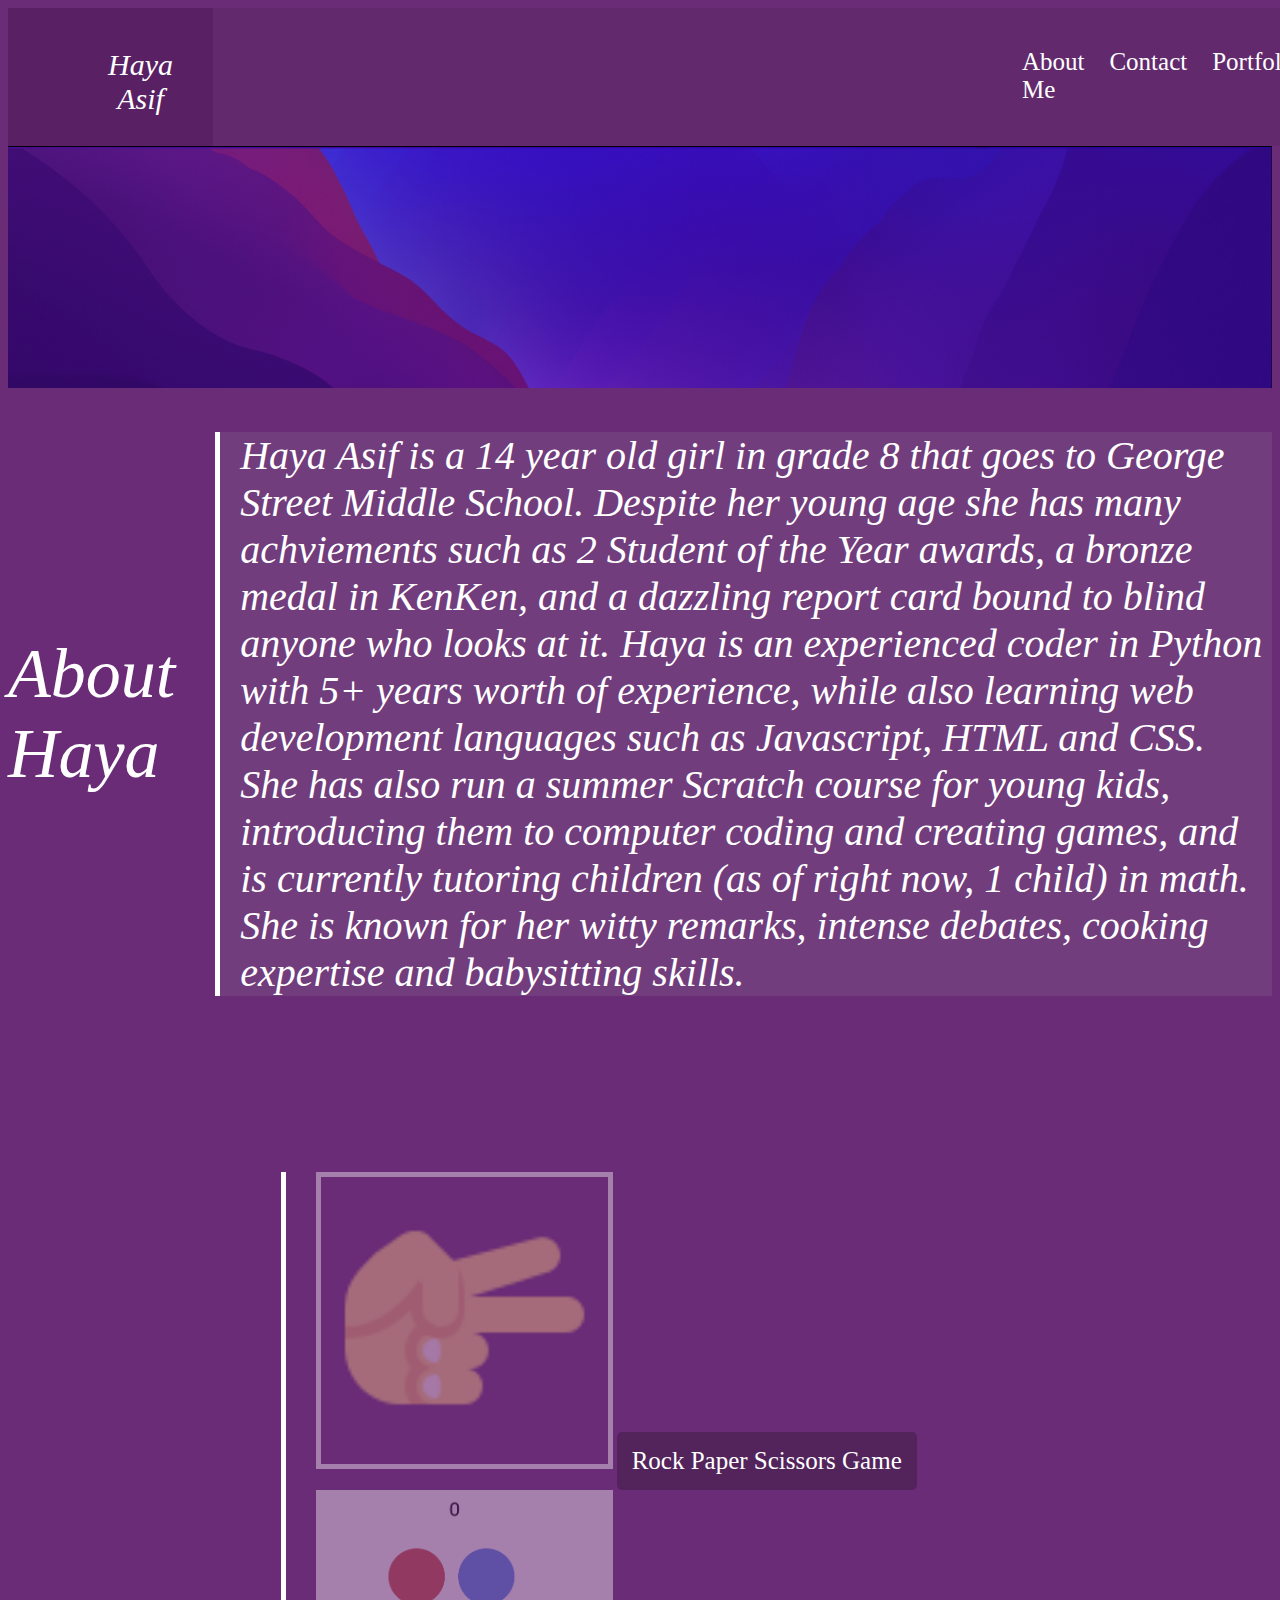
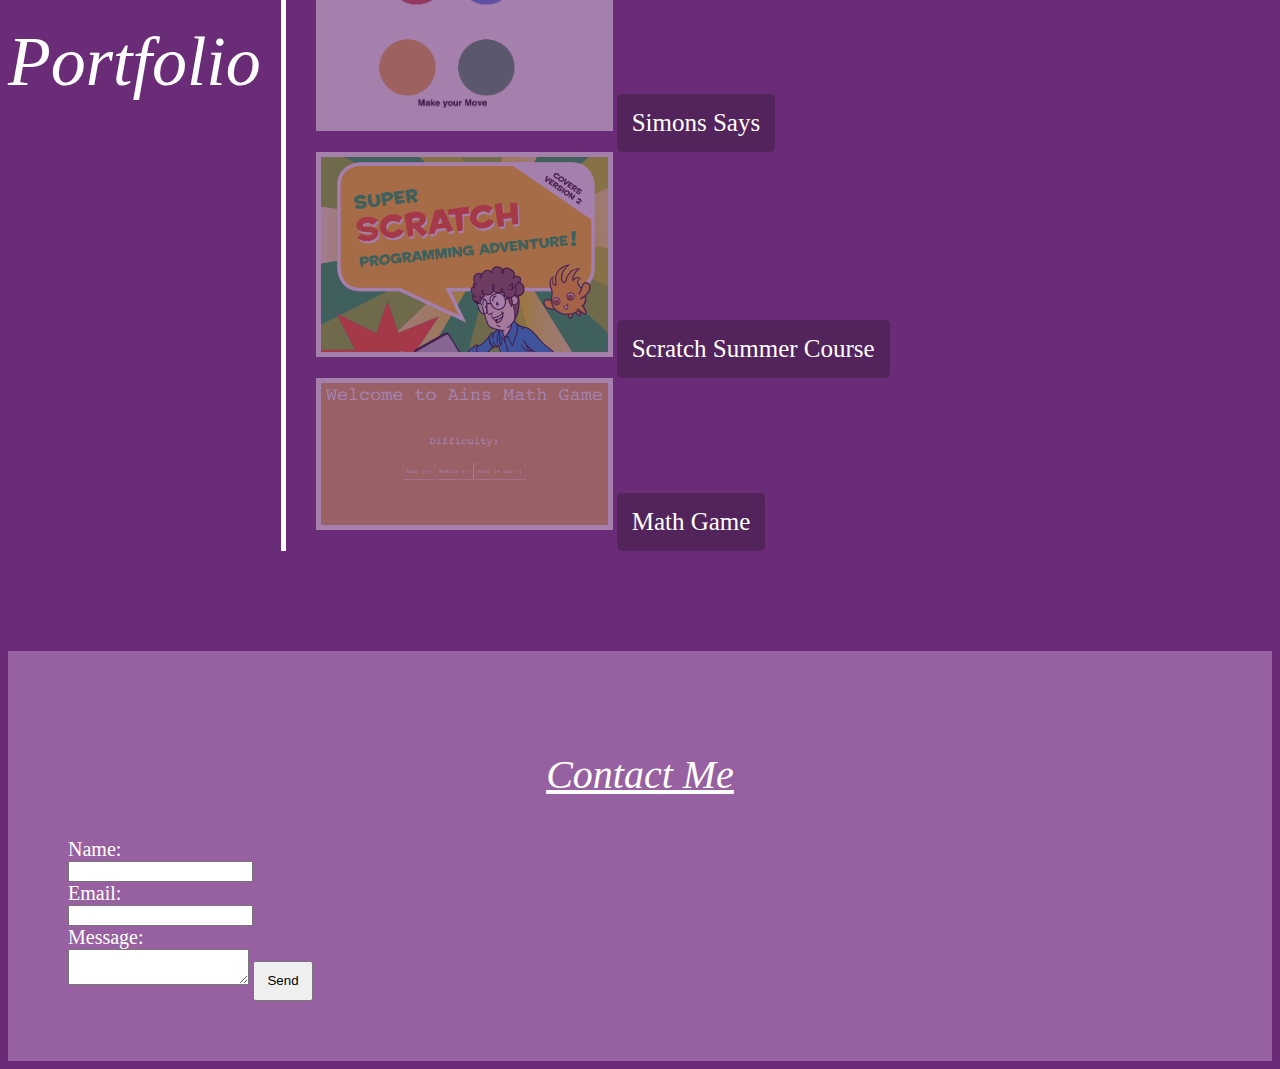
<file: index.html>
<!DOCTYPE html>
<html lang="en">
<head>
    <meta charset="UTF-8">
    <meta name="viewport" content="width=device-width, initial-scale=1.0">
    <link rel="stylesheet" href="portfolio-styles.css">
    <title>Haya's Portfolio</title>
</head>
<body>
    
    <div id = "title">

        <div class="namecon">
            <p class="name">Haya Asif</p>
        </div>

        <div id="aboutme">
            <a href="#profile">About Me</a>
        </div>
         
        <div id="contact">
            <a href="#ccontact">Contact</a>   
        </div>
         
        <div id="portfolio">
            <a href="#mywork">Portfolio</a>   
        </div>

    </div>

    <img src="./assets/background.png" alt="purple and pink wavy background">



    <div class="categories">
        <div id="profile" class="subject">
            <p>About Haya</p>
        </div>
            <p class="text">Haya Asif is a 14 year old girl in grade 8 that goes to George Street Middle School. Despite her young age she has many achviements such as 2 Student of the Year awards, a bronze medal in KenKen, and a dazzling report card bound to blind anyone who looks at it. Haya is an experienced coder in Python with 5+ years worth of experience, while also learning web development languages such as Javascript, HTML and CSS. She has also run a summer Scratch course for young kids, introducing them to computer coding and creating games, and is currently tutoring children (as of right now, 1 child) in math. She is known for her witty remarks, intense debates, cooking expertise and babysitting skills.</p>
    </div>

<br>
<br>

    <div class="categories">
        <div id="mywork" class="subject">
            <p>Portfolio</p>
        </div>

        <div class="work">

            <div id="job1">
                <img class="img" src="./assets/scissors.png" alt="scissors">
                <a class="project" href="http://127.0.0.1:5500/RockPaperScissors/index.html">Rock Paper Scissors Game</a>

            </div>

            <div id="job2">
                <img class="img" src="./assets/simonsays.png" alt="simon says game">
                <a class="project"  href="http://127.0.0.1:5500/SimonSays/index.html">Simons Says</a>

            </div>

            <div id="job3">
                <img class="img" src="./assets/scratch.png" alt="scratch poster">
                <a class="project"  href="http://scratch.mit.edu">Scratch Summer Course</a>

            </div>

            <div id="job4">
                <img class="img" src="./assets/mathgame.png" alt="Math Game">
                <a class="project"  href="http://127.0.0.1:5500/MathGame/index.html">Math Game</a>

            </div>

        </div>     

    </div>


    <div id="ccontact">
        <p id="info">Contact Me</p>
        <form action="#" method="post">
            <label for="name">Name: </label>
            <input type="text" id="name" name="name" required>

            <label for="email">Email: </label>
            <input type="email" id="email" name="email" required>
            
            <label for="message">Message: </label>
            <textarea name="message" id="message" required></textarea>

            <input id="btn" type="submit" value="Send">

        </form>
    </div>

</body>
</html>
</file>
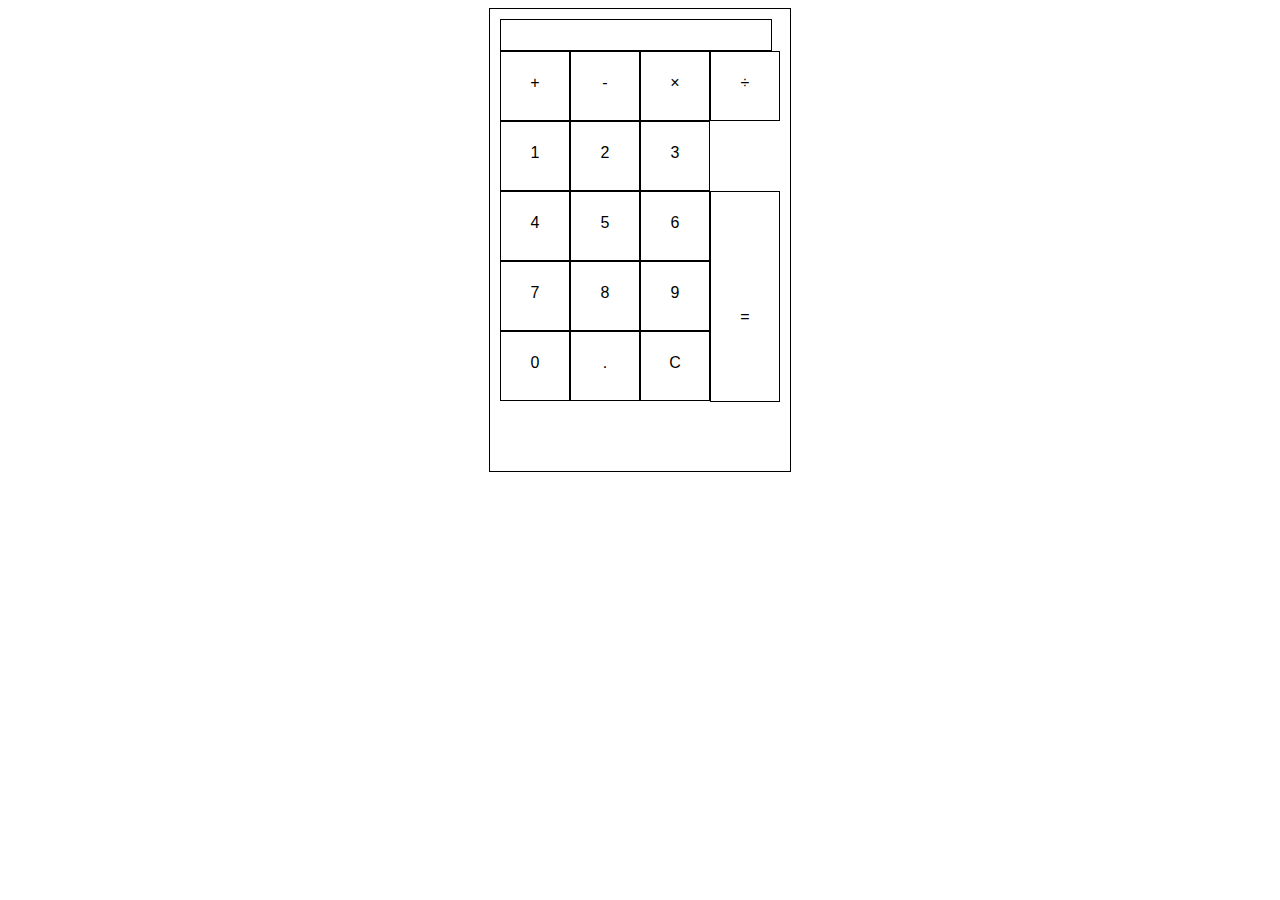
<file: Calculator/index.html>
<!DOCTYPE html>
<html lang="en">
<head>
    <meta charset="UTF-8">
    <meta name="viewport" content="width=device-width, initial-scale=1.0">
    <link rel="stylesheet" href="styles.css">
    <title>Calculator</title>
</head>
<body>
    <div id="calculator">
    <div id="bar">
        
    </div> 
    <div class="parent"> 

        <div class="operations" id="plus">
            <p>+</p>
        </div> 
        <div class="operations"> 
            <p>-</p>
        </div> 
        <div class="operations"> 
            <p>×</p>
        </div> 
        <div class="operations">
            <p>÷</p> 
        </div> 
        <div class="options">
            <p>1</p>
        </div> 
        <div class="options"> 
            <p>2</p>
        </div> 
        <div class="options"> 
            <p>3</p>
        </div> 
        <div class="space"> 
            <p> </p>
        </div> 
        <div class="options"> 
            <p>4</p>
        </div> 
        <div class="options"> 
            <p>5</p>
        </div> 
        <div class="options"> 
            <p>6</p>
        </div> 
        <div class="equals"> 
            <p>=</p>
        </div> 
        <div class="options"> 
            <p>7</p>
        </div> 
        <div class="options"> 
            <p>8</p>
        </div> 
        <div class="options">
            <p>9</p> 
        </div> 
        <div class="space"> 
            <p> </p>
        </div> 
        <div class="options"> 
            <p>0</p>
        </div>
        <div class="options"> 
            <p>.</p>
        </div>
        <div class="options"> 
            <p>C</p>
        </div>

    </div> 
    </div>
    <script src="calculator.js"></script>

</body>
</html>
</file>
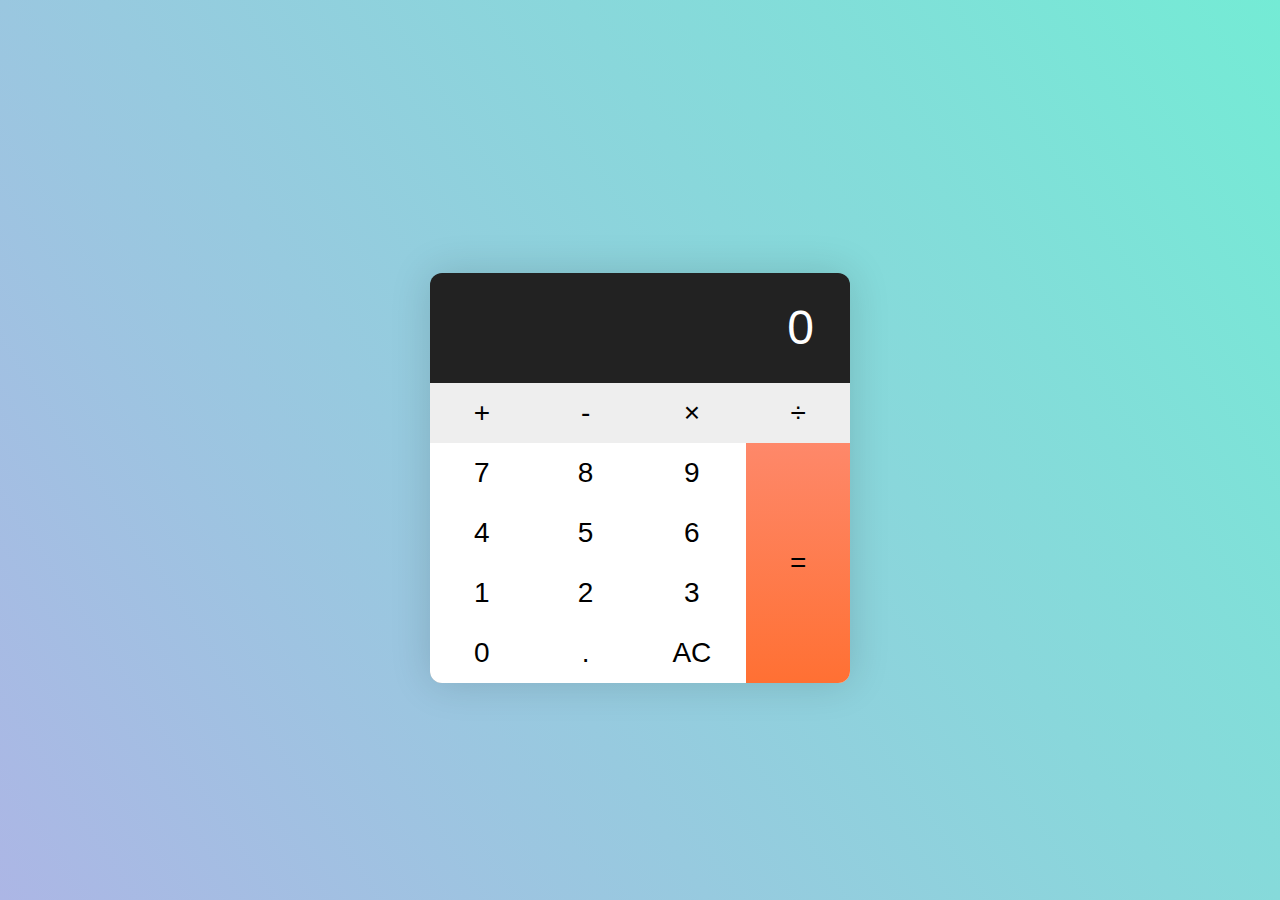
<file: calculatorattempt2/index.html>
<!DOCTYPE html>
<html lang="en">
<head>
    <meta charset="UTF-8">
    <meta name="viewport" content="width=device-width, initial-scale=1.0">
    <link rel="stylesheet" href="styles.css">
    <title>Document</title>
</head>
<body>
    <div class="calculator">
        <div class="calculator_display">0</div>
        <div class="calculator_keys">
            <button class="key-operator" data-action="add">+</button>
            <button class="key-operator" data-action="subtract">-</button>
            <button class="key-operator" data-action="multiply">&times;</button>
            <button class="key-operator" data-action="divide">÷</button>
            <button>7</button>
            <button>8</button>
            <button>9</button>
            <button>4</button>
            <button>5</button>
            <button>6</button>
            <button>1</button>
            <button>2</button>
            <button>3</button>
            <button>0</button>
            <button data-action="decimal">.</button>
            <button data-action="clear">AC</button>
            <button class="key-equal" data-action="calculate">=</button>
            

        </div>
    </div>
    <script src="app.js"></script>
</body>
</html>
</file>
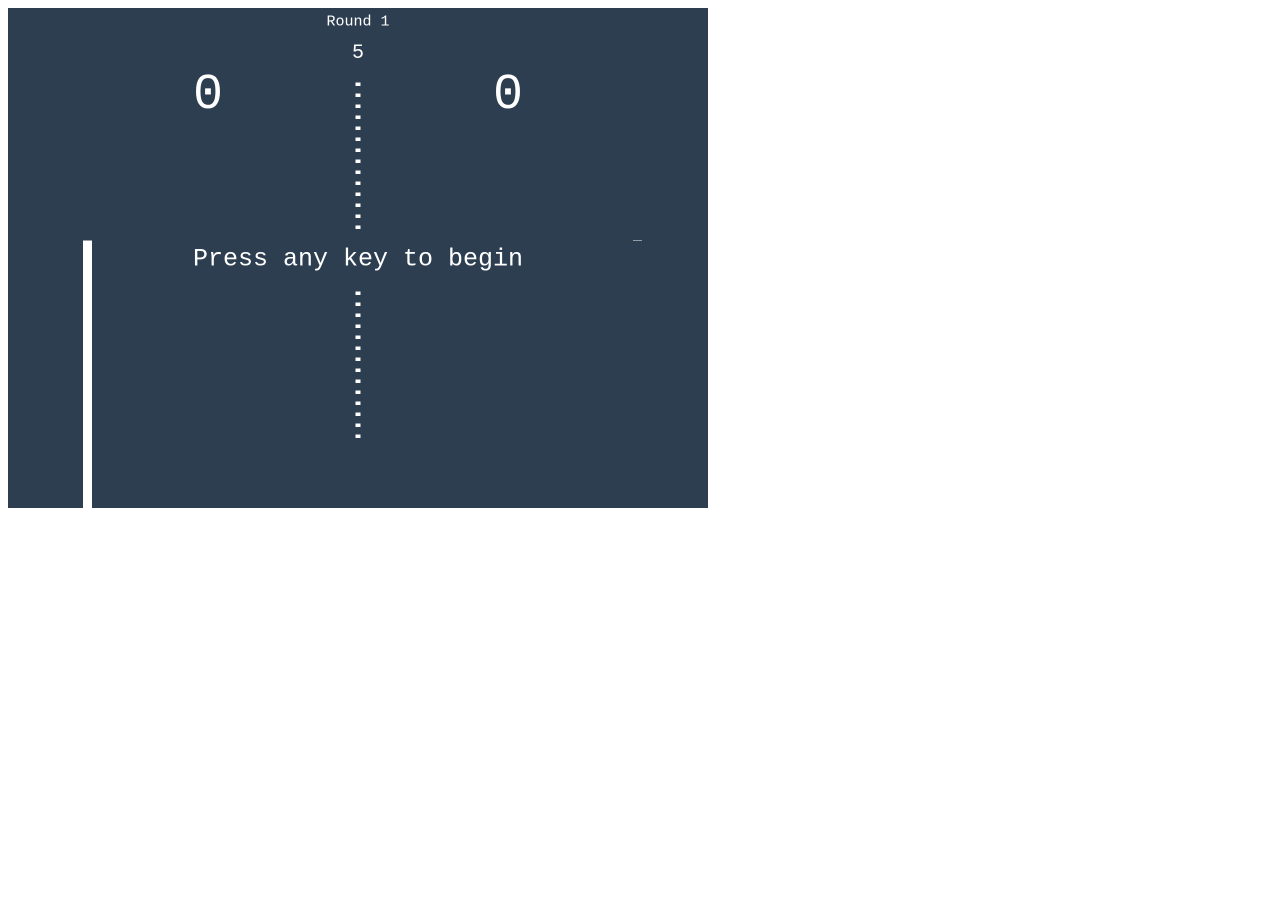
<file: CodeReview/index.html>
<!DOCTYPE html>
<html lang="en">
<head>
    <meta charset="UTF-8">
    <meta name="viewport" content="width=device-width, initial-scale=1.0">
    <title>Document</title>
</head>
<body>
    <canvas></canvas>
    <script src="pong.js"></script>
</body>
</html>
</file>
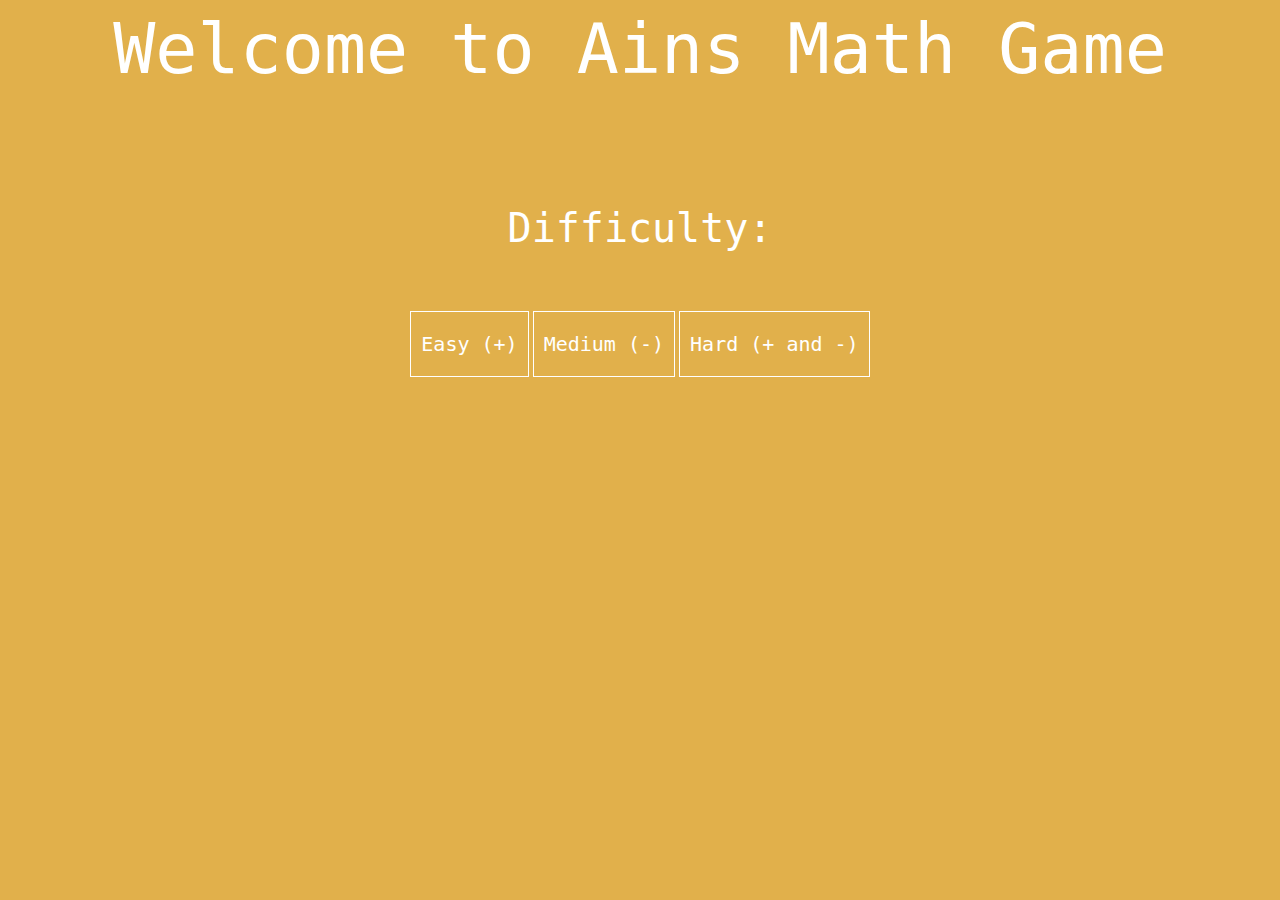
<file: MathGame/index.html>
<html>
    <head>
        <meta charset="UTF-8">
        <title>Ain's Math Game</title>
        <link rel="stylesheet" href="game.css">
    </head>
    <body onload="hide()">
        <div class="title">
            <p>Welcome to Ains Math Game</p>
        </div>
        <div id="result">
            <p>You completed the quiz! Here are your results: </p>
            <ol>
                <li id="1"></li>
                <li id="2"></li>
                <li id="3"></li>
                <li id="4"></li>
                <li id="5"></li>
                <li id="6"></li>
                <li id="7"></li>
                <li id="8"></li>
                <li id="9"></li>
                <li id="10"></li>
                <li id="11"></li>
                <li id="12"></li>
                <li id="13"></li>
                <li id="14"></li>
                <li id="15"></li>
            </ol>
            <p id="percentage">hello</p>
        </div>
        <div id="quiz" class="quiz">
            <div id="progress">
                <p>1/15</p>
            </div>
            <div class="question">
                <p id="question">27 + 8 = ?</p>
            </div>
            <div class="answerbox">
                <input type="number" id="answer" placeholder="Enter your Answer" style="height: 1cm;">
            </div>
            <div class="submit" id="submit">
                <p >Submit</p>
            </div>
        </div>
        
        <div id = "choices">
            <div class="difficulty">
                <p>Difficulty:</p>
            </div>
            <div id="easy" class="buttons">
                <p>Easy (+)</p>
            </div>
            <div id="medium" class="buttons">
                <p>Medium (-)</p>
            </div>
            <div id="hard" class="buttons">
                <p>Hard (+ and -)</p>
            </div>
        </div>
        <div class="space">
            <p>space</p>
        </div>
        <script src="math-game.js"></script>
        
    </body>
</html>
</file>
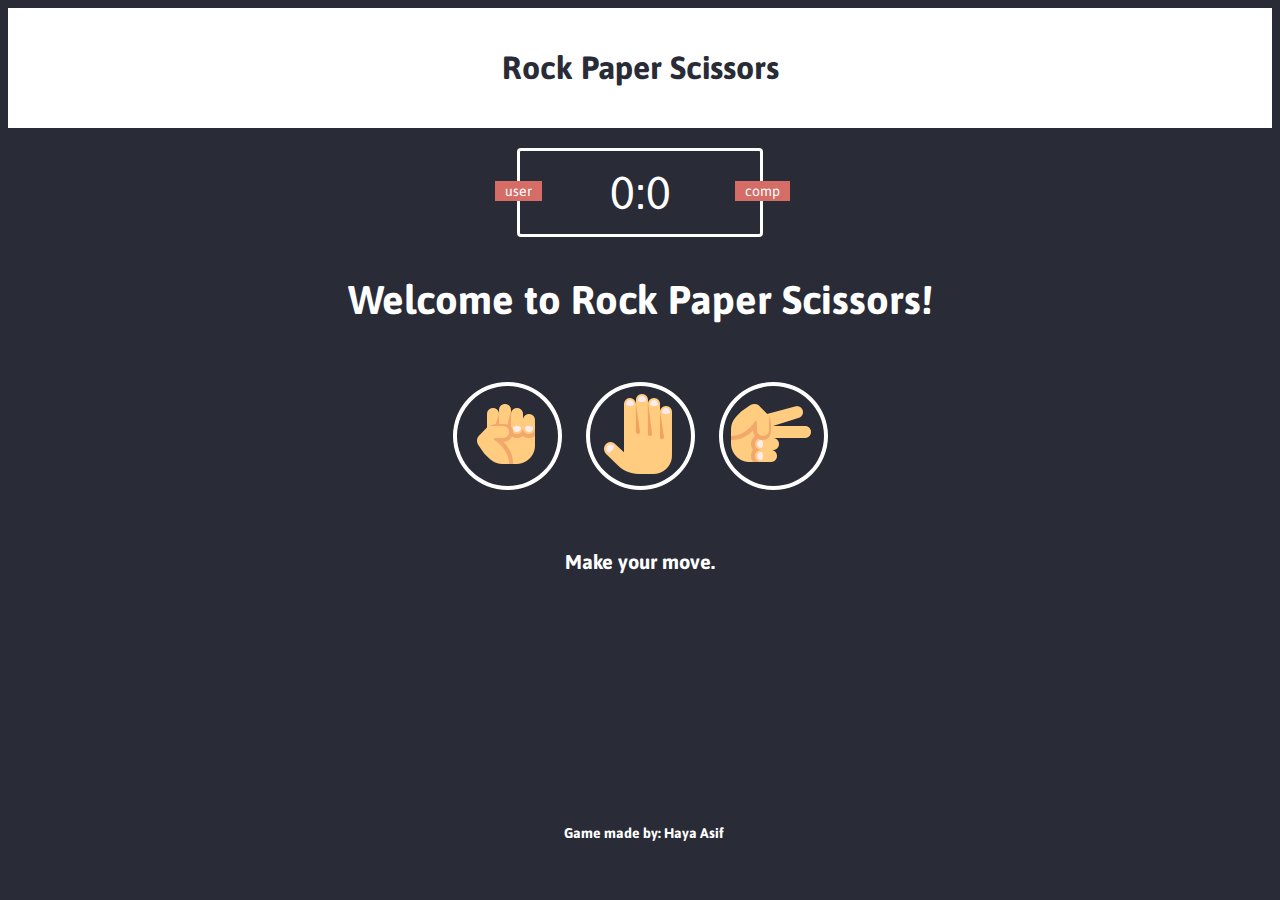
<file: RockPaperScissors/index.html>
<!DOCTYPE html>
<html lang="en">
<head>
    <meta charset="UTF-8">
    <title>Rock Paper Scissors Game</title>
    <link rel="stylesheet" href="rps-styles.css">
    
</head>
<body>
<header>
    <h1>Rock Paper Scissors</h1>
</header>

<div class="score-board" >
<div id="user-label" class="badge">user</div>
<div id = "computer-label" class="badge">comp</div>
<span id= "user-score">0</span>:<span id= "computer-score">0</span>
</div>
<div class="result" id= "result">
    <p>Welcome to Rock Paper Scissors!</p>
</div>
<div class= credit id= credit>
    <h1>Game made by: Haya Asif</h1>
</div>

<div class="choices">
    <div class="choice" id="Rock">
        <img src="images/rock.png" alt="">
    </div>
    <div class="choice" id="Paper">
        <img src="images/paper.png" alt="">
    </div>
    <div class="choice" id="Scissors">
        <img src="images/scissors.png" alt="">
    </div>
</div>

<p id="action-message"> Make your move.</p>
<script src="rps-app.js"></script>
</body>
</html>
</file>
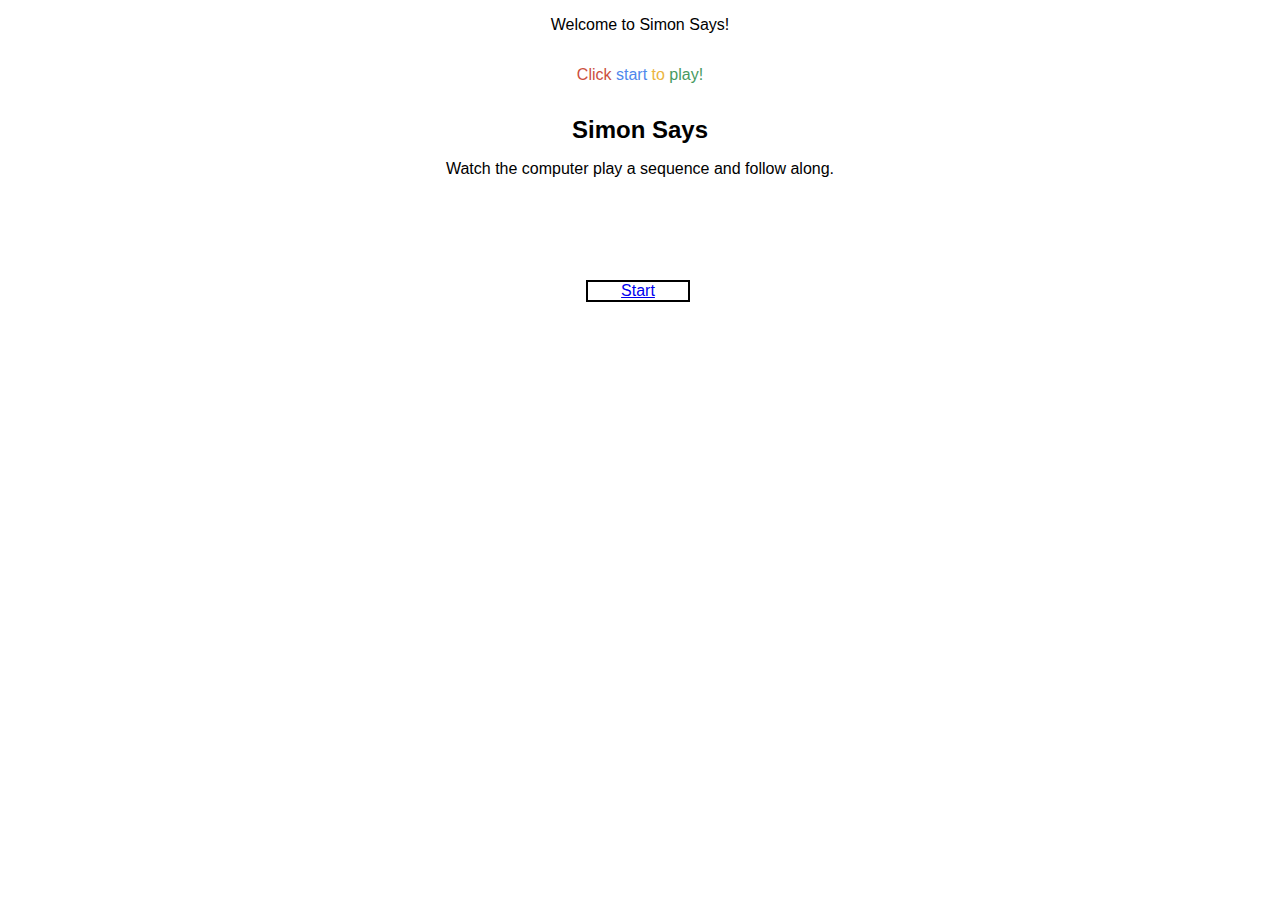
<file: SimonSays/index.html>
<!DOCTYPE html>
<html lang="en">
<head>
    <meta charset="UTF-8">
    <title>Simon Says Game</title>
    <link rel="stylesheet" href="start.css">
</head>
<body>
<header>
    <div id= "welcomeMessage">
        <p>Welcome to Simon Says!</p> 
    </div>
    <div id= "words" class= "words">
        <div id="word1" class= "word1">
            <p>Click</p>
        </div>
        <div id="word2" class= "word2">
            <p>start</p>
        </div>
        <div id="word3" class= "word3">
            <p>to</p>
        </div>
        <div id="word4" class= "word4">
            <p>play!</p>
        </div>
    </div>
    <h1 id= "simon">Simon Says</h1>
    <div id= "start" class= "start">
        <a href = 'game.html'>Start</a> 
    </div>
    <div id= "instructions">
        <p>Watch the computer play a sequence and follow along.</p>
    </div>
</header>
<!-- <script src="start.js"></script> -->
</body>
</html>
</file>
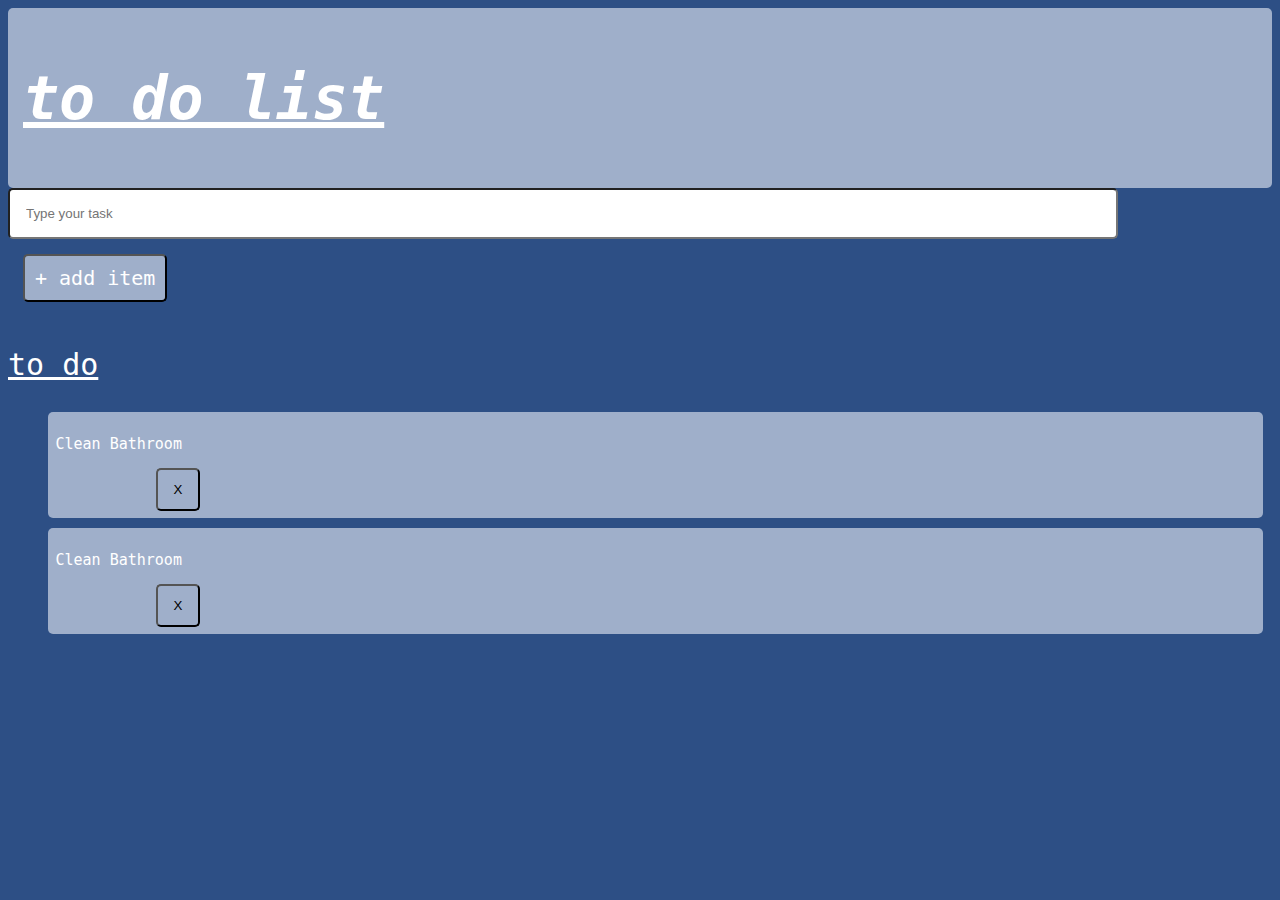
<file: ToDoList/index.html>
<!DOCTYPE html>
<!--[if lt IE 7]>      <html class="no-js lt-ie9 lt-ie8 lt-ie7"> <![endif]-->
<!--[if IE 7]>         <html class="no-js lt-ie9 lt-ie8"> <![endif]-->
<!--[if IE 8]>         <html class="no-js lt-ie9"> <![endif]-->
<!--[if gt IE 8]>      <html class="no-js"> <!--<![endif]-->
<html>
    <head>
        <meta charset="utf-8">
        <meta http-equiv="X-UA-Compatible" content="IE=edge">
        <title></title>
        <meta name="description" content="">
        <meta name="viewport" content="width=device-width, initial-scale=1">
        <link rel="stylesheet" href="todo-styles.css">
    </head>
    <body>
        <div id="text">
            <header>
                <h1 class="text">to do list</h1>
            </header>
        <div class="text">
            <input type="text" placeholder="Type your task" id="task-in">
            <button id="add">+ add item</button>
        </div>
            <p class="text" id="todo">to do</p>
        <div class="text">
            <ul>
                <li class="text" class="tasks" id="task1">
                    <p>Clean Bathroom</p>
                    <button class="delete">X</button>
                </li>
                <li class="text"  class="tasks"id="task1">
                    <p>Clean Bathroom</p>
                    <button class="delete">X</button>
                </li>
            </ul>
        </div>

    </body>
</html>
</file>
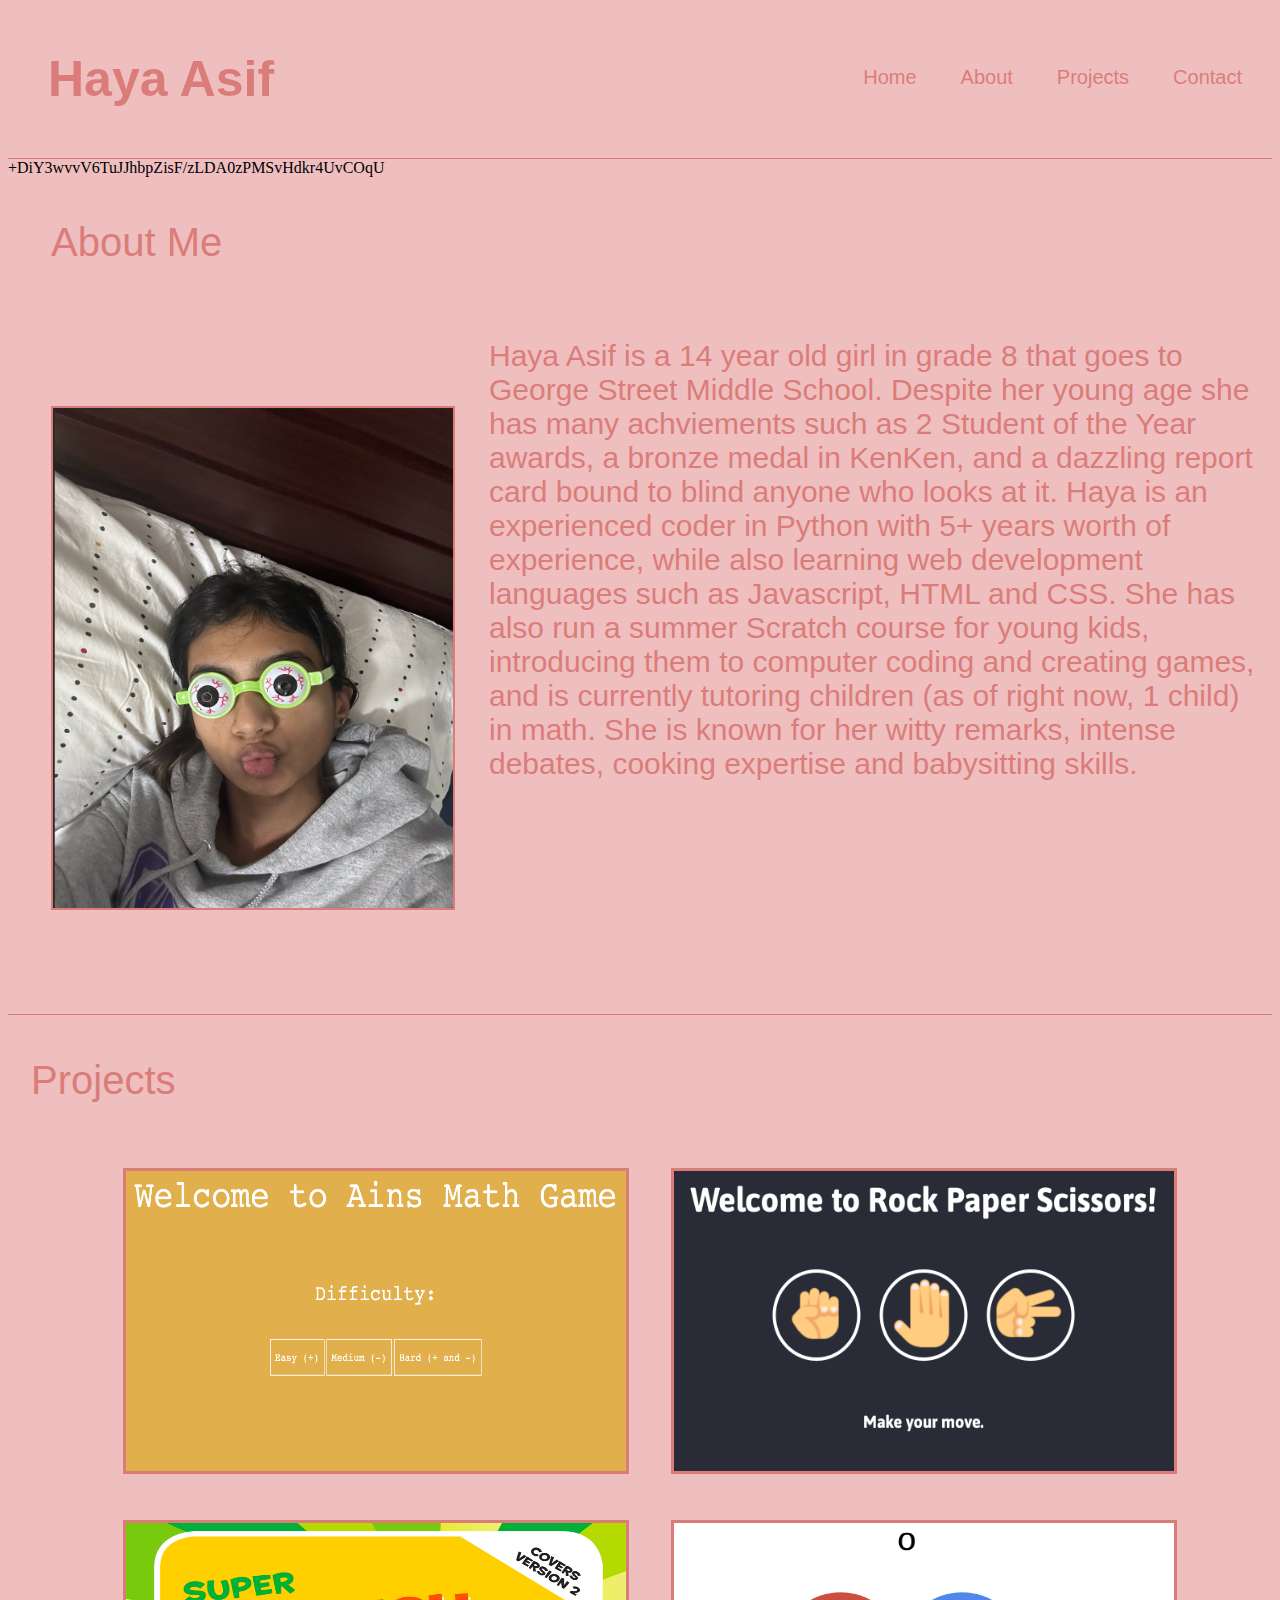
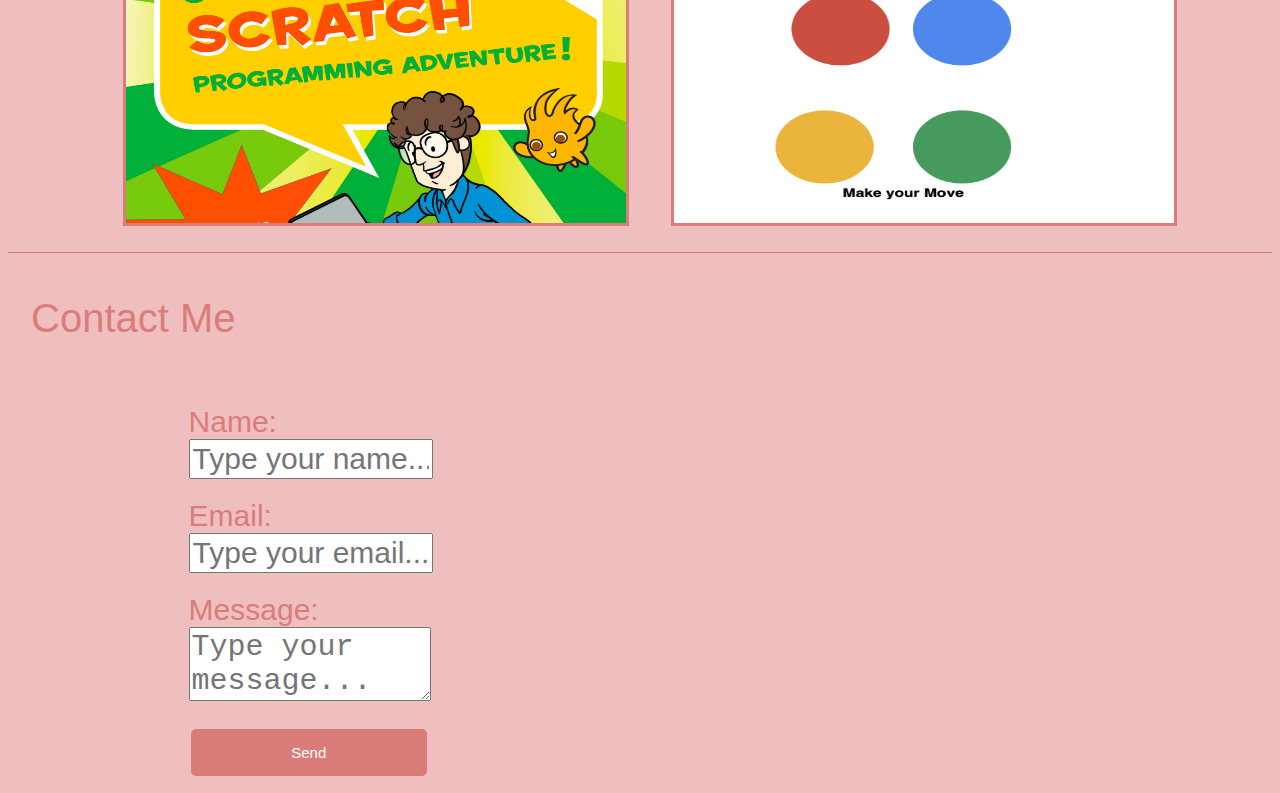
<file: unb-code-course/portfoliotest/index.html>
<!DOCTYPE html>
<html lang="en">
<head>
    <meta charset="UTF-8">
    <meta name="viewport" content="width=device-width, initial-scale=1.0">
    <title>Document</title>
</head>
<body>
    
    <div id="topbar">
        <div class="main-navbar">
            <ul>
                <li><a href="#title">Home</a></li>
                <li><a href="#about">About</a></li>
                <li><a href="#pro">Projects</a></li>
                <li><a href="#con">Contact</a></li>
            </ul>
        
            <p  id="title" class="maintitle">Haya Asif</p>
        
        </div>
    </div>
    +DiY3wvvV6TuJJhbpZisF/zLDA0zPMSvHdkr4UvCOqU
    <table id="about" class="profile">
        <tr>
            <td colspan="2">
                <p class="subtitle">About Me</p>
            </td>
        </tr>
        <tr class="row2">
            <td>
                <img class="profilepic" src="./assets/profilepic.png" alt="hottie" width="400px" height="500px">
            </td>
            <td>
                <p class="profileinfo">Haya Asif is a 14 year old girl in grade 8 that goes to George Street Middle School. Despite her young age she has many achviements such as 2 Student of the Year awards, a bronze medal in KenKen, and a dazzling report card bound to blind anyone who looks at it. Haya is an experienced coder in Python with 5+ years worth of experience, while also learning web development languages such as Javascript, HTML and CSS. She has also run a summer Scratch course for young kids, introducing them to computer coding and creating games, and is currently tutoring children (as of right now, 1 child) in math. She is known for her witty remarks, intense debates, cooking expertise and babysitting skills.</p>    
            </td>
        </tr>
    </table>

    <div id="pro" class="portfolio">
        <table>
            <tr>
                <td colspan="2">
                    <p class="subtitle">Projects</p>
                </td>
            </tr>
        </table>

        <table class="projects">
            <tr>
                <td class="tdmathgame">
                    <a href="http://127.0.0.1:5500/MathGame/index.html">
                        <img class="mathgame" src="./assets/mathgame.png" alt="math game" width="500px" height="300px">
                    </a>
                </td>
                <td class="tdrps">
                    <a href="http://127.0.0.1:5500/RockPaperScissors/index.html">
                        <img class="rps" src="./assets/rps.png" alt="rock paper scissors" width="500px" height="300px">  
                    </a>
                </td>
            </tr>

            <tr>
                <td class="tdscratch">
                    <a href="https://scratch.mit.edu">
                        <img class="scratch" src="./assets/scratch.png" alt="scratch" width="500px" height="300px">
                    </a>
                </td>
                <td class="tdsimonsays">
                    <a href="http://127.0.0.1:5500/SimonSays/index.html">
                        <img class="simonsays" src="./assets/simonsays.png" alt="simon says" width="500px" height="300px">  
                    </a>
                </td>
            </tr>
        </table>
    </div>

    <div id="con" class="contact">
        <table> 
            <tr>
                <td>
                    <p class="subtitle">Contact Me</p>
                </td>
            </tr>

            <tr>
                <td>
                <form action="#" method="post">
                    <label for="name">Name: </label>
                    <input type="text" id="name" name="name" placeholder="Type your name..." required>
            
                    <label for="email">Email: </label>
                    <input type="email" id="email" name="email" placeholder="Type your email..." required>
                    
                    <label for="message">Message: </label>
                    <textarea name="message" id="message" placeholder="Type your message..." required></textarea>
            
                    <div class="send">
                        <input id="btn" type="submit" value="Send">
                    </div>

                </form>
            </td>
            </tr>
        </table>
    
    </div>
    
    <link rel="stylesheet" href="test.css">
</body>
</html>
</file>
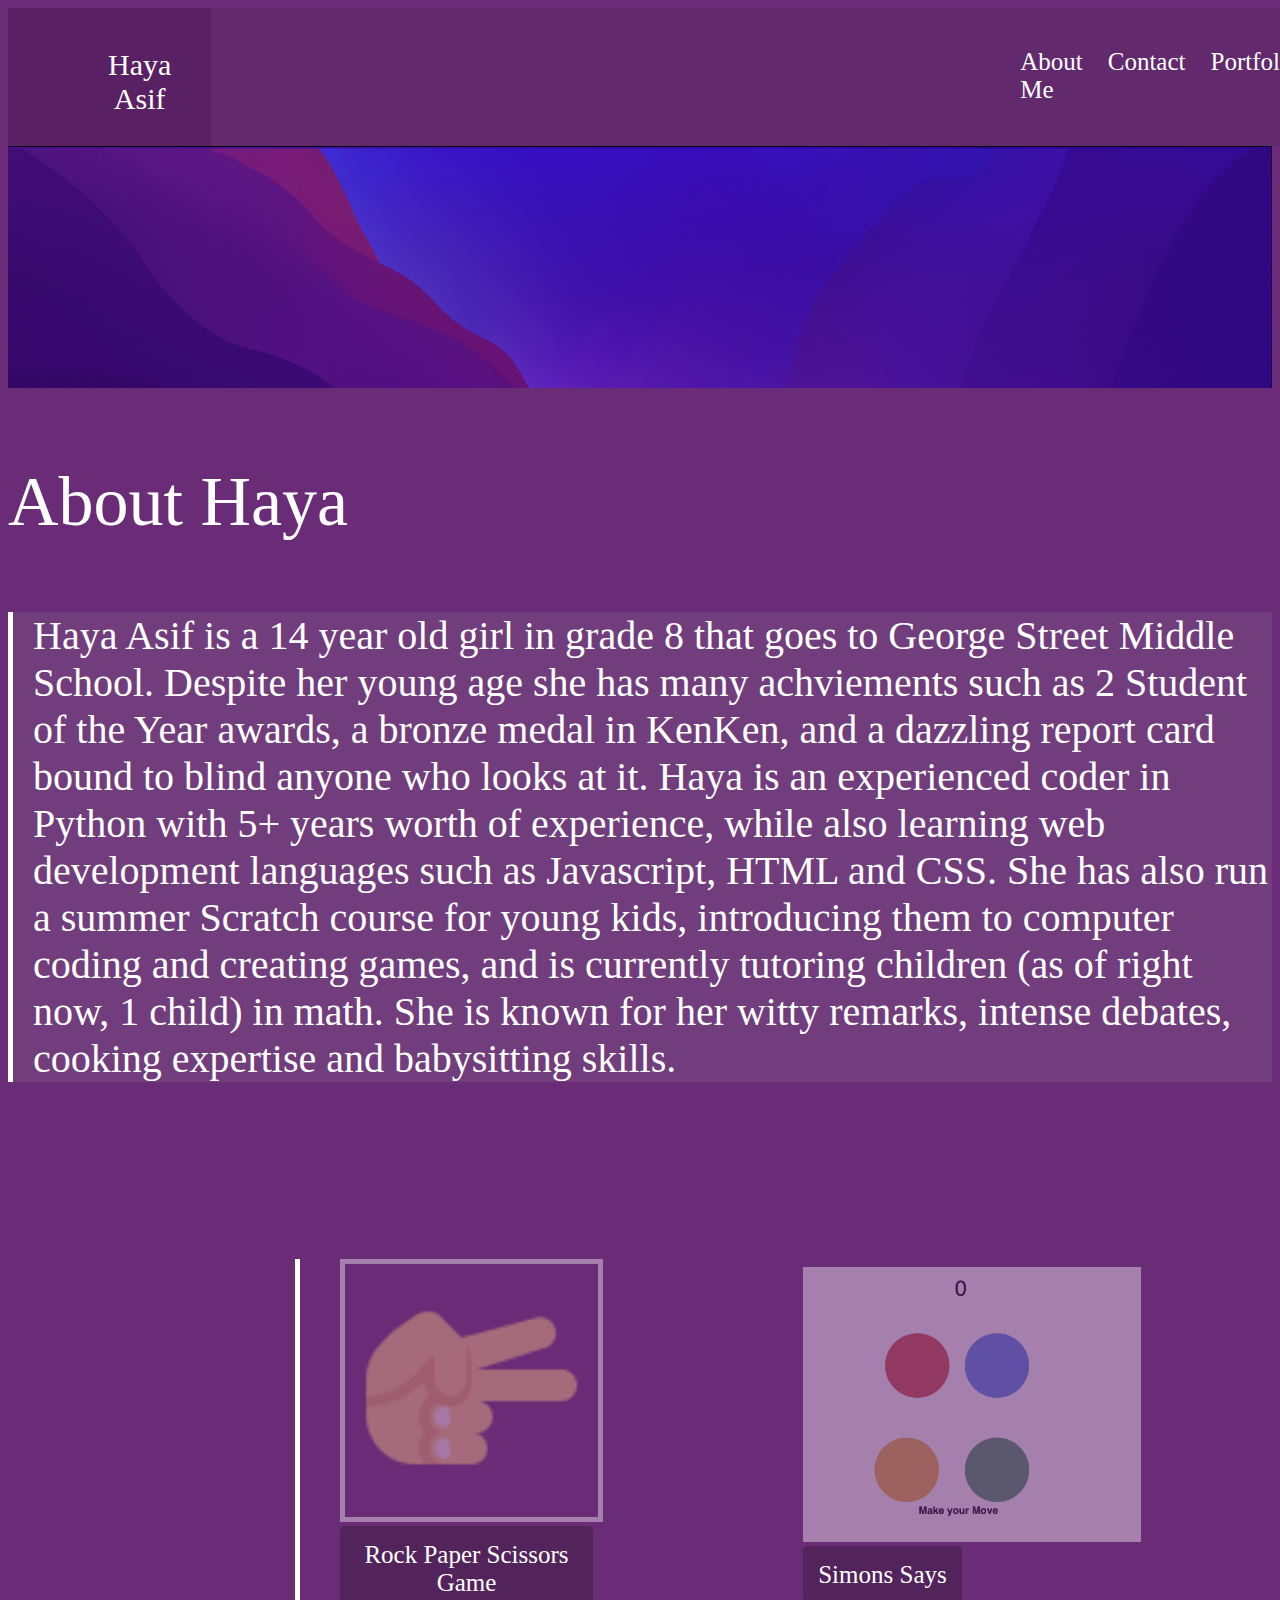
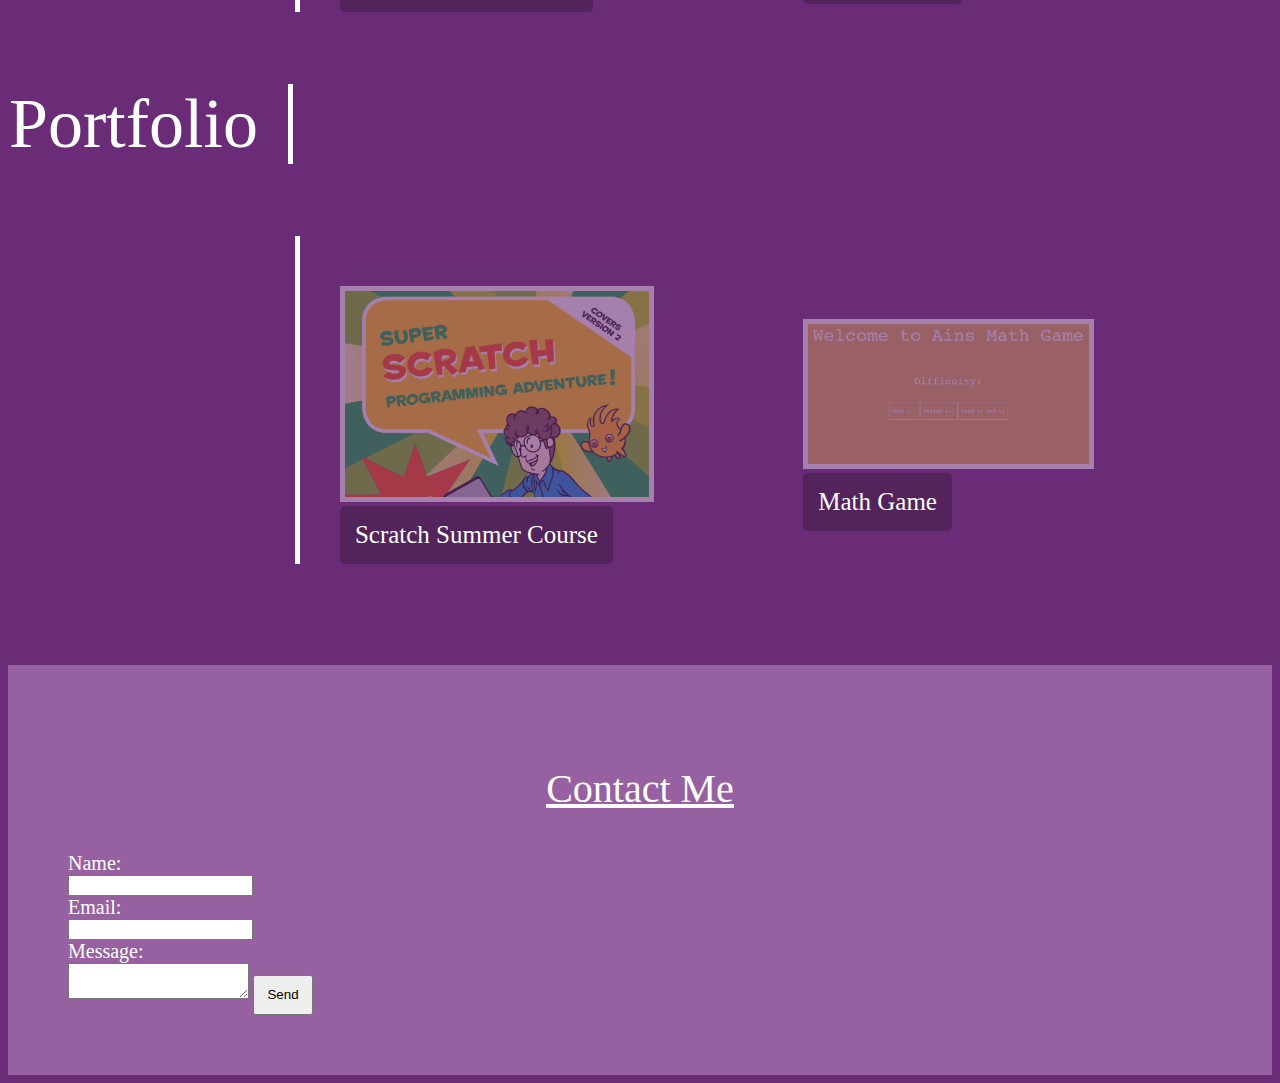
<file: unb-code-course/proPortfolio/index.html>
<!DOCTYPE html>
<html lang="en">
<head>
    <meta charset="UTF-8">
    <meta name="viewport" content="width=device-width, initial-scale=1.0">
    <link rel="stylesheet" href="portfolio-styles.css">
    <title>Haya's Portfolio</title>
</head>
<body>
    
<div id = "title">

    <div class="namecon">
        <p class="name">Haya Asif</p>
    </div>

    <div id="aboutme">
        <a href="#profile">About Me</a>
    </div>
        
    <div id="contact">
        <a href="#ccontact">Contact</a>   
    </div>
        
    <div id="portfolio">
        <a href="#mywork">Portfolio</a>   
    </div>

</div>

<img src="./assets/background.png" alt="purple and pink wavy background">



<div class="categories">
    <div id="profile" class="subject">
        <p>About Haya</p>
    </div>
        <p class="text">Haya Asif is a 14 year old girl in grade 8 that goes to George Street Middle School. Despite her young age she has many achviements such as 2 Student of the Year awards, a bronze medal in KenKen, and a dazzling report card bound to blind anyone who looks at it. Haya is an experienced coder in Python with 5+ years worth of experience, while also learning web development languages such as Javascript, HTML and CSS. She has also run a summer Scratch course for young kids, introducing them to computer coding and creating games, and is currently tutoring children (as of right now, 1 child) in math. She is known for her witty remarks, intense debates, cooking expertise and babysitting skills.</p>
</div>

<br>
<br>

<div class="categories">
    <table cellspacing="0">
        <tr>
            <td>
                <p></p>
            </td>

            <td>
                <div id="job1">
                    <img class="img" src="./assets/scissors.png" alt="scissors">
                    <div>
                        <a class="project" href="http://127.0.0.1:5500/RockPaperScissors/index.html">Rock Paper Scissors Game</a>
                    </div>
                </div>
            </td>

            <td>
                <div id="job2">
                    <img class="img" src="./assets/simonsays.png" alt="simon says game">
                    <div>
                        <a class="project"  href="http://127.0.0.1:5500/SimonSays/index.html">Simons Says</a>
                    </div>
                </div>
            </td>
            
        </tr>

        <tr>
            <td>
                <div id="mywork" class="subject">
                    <p>Portfolio</p>
                </div>
            </td>
        </tr>

        <tr>
            <td>
                <p></p>
            </td>

            <td>
                <div id="job3">
                    <img class="img" src="./assets/scratch.png" alt="scratch poster">
                    <a class="project"  href="http://scratch.mit.edu">Scratch Summer Course</a>
    
                </div>
            </td>

            <td>
                <div id="job4">
                    <img class="img" src="./assets/mathgame.png" alt="Math Game">
                    <a class="project"  href="http://127.0.0.1:5500/MathGame/index.html">Math Game</a>
    
                </div>
            </td>
            
        </tr>

    </table>   
</div>


<div id="ccontact">
    <p id="info">Contact Me</p>
    <form action="#" method="post">
        <label for="name">Name: </label>
        <input type="text" id="name" name="name" required>

        <label for="email">Email: </label>
        <input type="email" id="email" name="email" required>
        
        <label for="message">Message: </label>
        <textarea name="message" id="message" required></textarea>

        <input id="btn" type="submit" value="Send">

    </form>
</div>

</body>
</html>
</file>
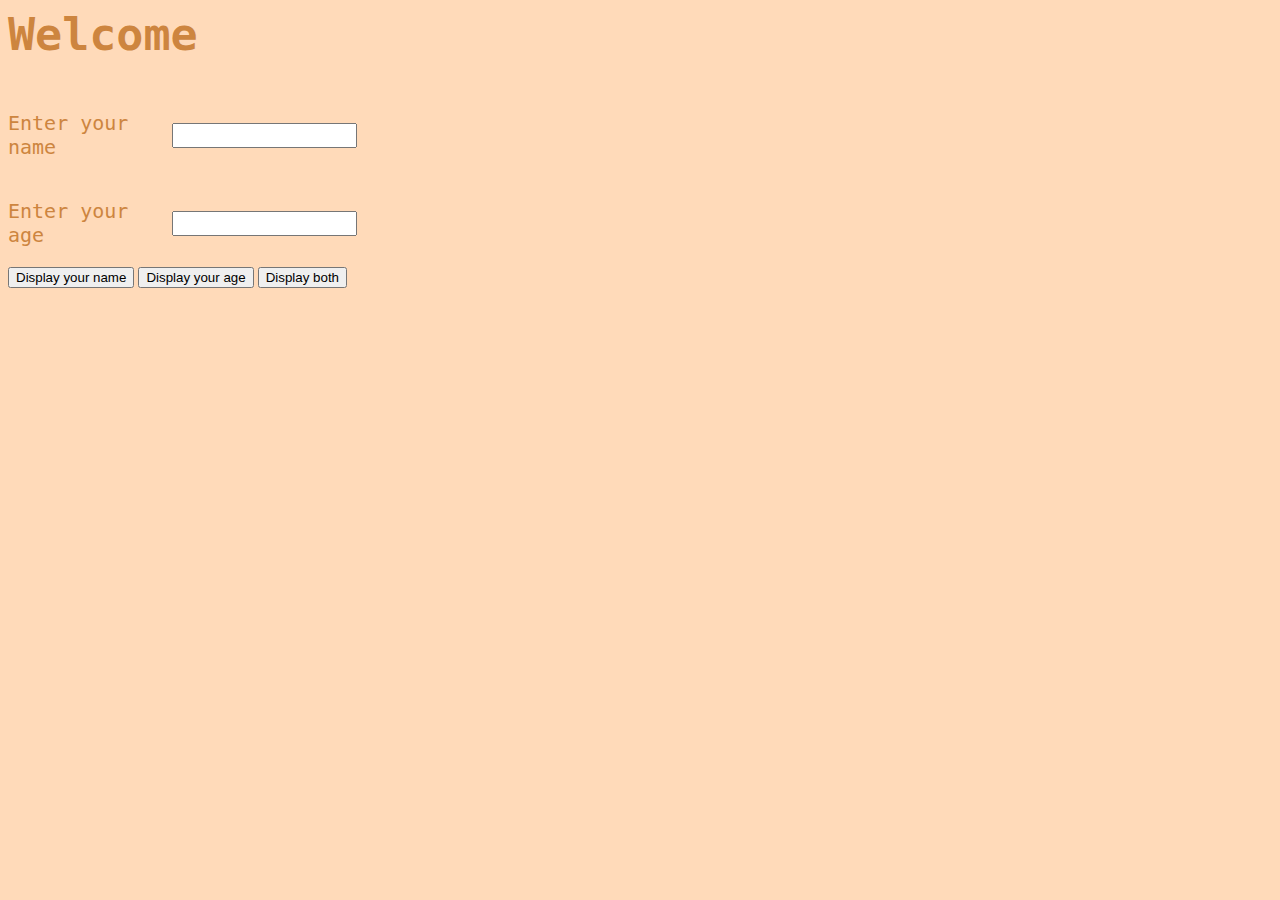
<file: BrilliantLabs/cssTutorial.html>
<html>
    <head>
        <link rel="stylesheet" href="cssTutorial.css">
    </head>

    <body>
        <h1 id="welcome-head">Welcome</h1>
        

        <div class="input-container">
            <p class="input-header">Enter your name</p>
            <input class="input" type="text">
        </div>

        <div class="input-container">
            <p class="input-header">Enter your age</p>
            <input class="input" type="text">
        </div>

        <div>
            <button>Display your name</button>
            <button>Display your age</button>
            <button>Display both</button>
        </div>
    </body>
</html>
</file>
<file: portfolio-styles.css>
body {
    background-color: #6a2b77;
}

#title {
    display: flex;
}

a {
    display: block;
    color: white;
    font-size: 25px;
    text-decoration: none;
    padding-top: 40px;
    padding-right: 10px;
}

a:hover {
    font-style: italic;
    text-decoration: underline;
}

#aboutme {
    background-color: #622a6d;
    padding-left: 64%;
}

#contact {
    background-color: #622a6d;
    padding-left: 15px;
}

#portfolio {
    background-color: #622a6d;
    padding-left: 15px;
    padding-right: 5px;
}

p {
    font-style: italic;
    color: white;
}

.namecon {
    display: inline-block;
    background-color: #592164;
}

.name {
    font-size: 30px;
    padding-left: 100px;
    padding-right: 40px;
    padding-top: 10px;
    text-align: center;

}

img {
    width: 100%;
}

/* Main Content*/

.categories {
    display: flex;
    text-align: left;
    align-items: center;
    padding-bottom: 100px;
}

.subject {
    font-size: 70px;
    padding-right: 40px
}

.text {
    background-color: #713d7c;
    font-size: 40px;
    border-left: 5px solid white;
    padding-left: 20px;
}

.img {
    color: white;
    border: 5px solid white;
    width: 30%;
    height: 60%;
    opacity: 0.4;
}

#mywork {
    padding-right: 20px;
}

#job2 {
    border-left: 5px solid white;
    padding-left: 30px;
}

#job3 {
    border-left: 5px solid white;
    padding-left: 30px;
}

#job4 {
    border-left: 5px solid white;
    padding-left: 30px;
}

#job1 {
    border-left: 5px solid white;
    padding-left: 30px;
}

.project {
    display: inline-block;
    color: white;
    background-color: #53245c;
    padding: 15px;
    border-radius: 5px;
    text-align: center;

}

/*contact me*/

#ccontact {
    background-color: #9761a1;
    padding: 60px;
}

#info {
    color: white;
    text-align: center;
    font-size: 40px;
    text-decoration: underline;
}

label {
    display: flex;
    color: white;
    font-size: 20px;
}

#btn {
    text-align: center;

    width: 60px;
    height: 40px;

}
</file>
<file: Calculator/styles.css>
.parent { 
    display: grid; 
    grid-template-columns: repeat(4, 70px); 
    grid-template-rows: repeat(6, 70px); 
    grid-column-gap: 0px;
    grid-row-gap: 0px; 
    font-size: medium;
    font-family: sans-serif;
    }
#calculator {
    margin: auto;
    width: 280px;
    border: 1px solid black;
    padding-left: 10px;
    padding-right: 10px;
    padding-top: 10px;
}

#bar {
    border: 1px solid black;
    width: 270px;
    height: 30px;
}

.options {
    border: 1px solid black;
    padding-top: 6px;
    text-align: center;

}

.operations {
    border: 1px solid black;
    padding-top: 6px;
    text-align: center;
}

.equals {
    text-align: center;
    border: 1px solid black;
    padding-top: 100px;
    padding-bottom: 109px;
}

.parent :hover {
    cursor: pointer; 
}
</file>
<file: calculatorattempt2/styles.css>
html {
    box-sizing: border-box;
  }
  
  *,
  *::before,
  *::after {
    box-sizing: inherit;
  }
  
  body {
    margin: 0;
  }
  
  /* Responsive Images */
  
  embed,
  iframe,
  img,
  object,
  video {
    max-width: 100%;
  }
  
  h1,
  h2,
  h3,
  h4,
  h5,
  h6,
  ul,
  ol,
  li,
  p,
  pre,
  blockquote,
  figure,
  hr {
    margin: 0;
    padding-right: 0;
    padding-left: 0;
  }
  
  a {
    text-decoration: none;
  }
  
  a:focus {
    outline: none;
  }
  
  h1,
  h2,
  h3,
  h4,
  h5,
  h6 {
    display: block;
  }
  
  /* Removes all decimals and discs from lists */
  
  ol,
  ul {
    list-style: none;
  }
  
  /* 
   * Completely resets form items
   * ----------------------------
   * Super hard reset that removes all borders
   * and radiuses of all form items (including
   * checkboxes and radios)
   */
  
  input,
  textarea,
  button {
    border: 0;
    border-radius: 0;
    background-color: transparent;
    font-size: inherit;
    font-family: inherit;
    font-weight: inherit;
    outline: none;
    appearance: none;
    text-align: left;
  }
  
  input:hover,
  input:active,
  input:focus,
  textarea:hover,
  textarea:active,
  textarea:focus,
  button:hover,
  button:active,
  button:focus {
    outline: none;
  }
  
  :root {
    font-family: Helvetica, Arial, sans-serif;
  }
  
  html {
    font-size: 175%;
    font-weight: 300;
    line-height: 1.3;
  }
  
  body {
    align-items: center;
    background-image: linear-gradient(236deg, #74ebd5, #acb6e5);
    display: flex;
    height: 100vh;
    justify-content: center;
  }
  
  .container {
    max-width: 20em;
  }
  
  .container > p {
    text-align: center;
  }
  
  .calculator {
    border-radius: 12px;
    box-shadow: 0 0 40px 0px rgba(0, 0, 0, 0.15);
    margin-left: auto;
    margin-right: auto;
    margin-top: 2em;
    max-width: 15em;
    overflow: hidden;
  }
  
  .calculator_display {
    background-color: #222222;
    color: #fff;
    font-size: 1.714285714em;
    padding: 0.5em 0.75em;
    text-align: right;
  }
  
  .calculator_keys {
    background-color: #999;
    display: grid;
    grid-template-columns: repeat(4, 1fr);
  }
  
  .calculator_keys > * {
    background-color: #fff;
    padding: 0.5em 1.25em;
    position: relative;
    text-align: center;
  }
  
  .calculator_keys > *:active::before,
  .calculator_keys > .is-depressed::before {
    background-color: rgba(0, 0, 0, 0.2);
    bottom: 0;
    box-shadow: 0 0 6px 0 rgba(0, 0, 0, 0.5) inset;
    content: "";
    left: 0;
    opacity: 0.3;
    position: absolute;
    right: 0;
    top: 0;
    z-index: 1;
  }
  
  .key-operator {
    background-color: #eee;
  }
  
  .key-equal {
    background-image: linear-gradient(to bottom, #fe886a, #ff7033);
    grid-column: -2;
    grid-row: 2 / span 4;
  }
</file>
<file: MathGame/game.css>
body {
    text-align: center;
    background-color: RGB(225, 176, 75);
}

.title {
    font-size: 70px;
    color: white;
    font-family: monospace;
}

#result {
    font-size: 20px;
    font-family: monospace;
    color: white;
    display: flex;
    align-items: center;
    justify-content: center;
    flex-flow: column;
    text-align: left;
}

.percentage {
    font-size: 20px;
    font-family: monospace;
    color: white;
}



.question {
    font-size: 50px;
    font-family: monospace;
    color: white;
}

#progress{
    font-size: 30px;
    font-family: monospace;
    color: white;
    display: flex;
    align-items: right;
    justify-content: right;
    flex-flow: column;
    text-align: right;
    padding-right: 30%;
}

.answerbox {
    display: block;
    padding-bottom: 30px;
}

.submit {
    font-size: 20px;
    font-family: monospace;
    color: white;
    border: 1.5px solid white;
    display: inline-block;
    padding-left: 15px;
    padding-right: 15px;
}

.difficulty {
    font-size: 40px;
    font-family: monospace;
    color: white;
    padding-bottom: 20px;
    padding-top: 5px;
}

.easy :hover {
    cursor: not-allowed;
}

.buttons {
    font-size: 20px;
    font-family: monospace;
    color: white;
    border: 1.5px solid white;
    display: inline-block;
    padding-left: 10px;
    padding-right: 10px;
}


.space {
    color: RGB(225, 176, 75);
}

.start {
    font-size: 20px;
    font-family: monospace;
    color: white;
    border: 1.5px solid white;
    display: inline-block;
    padding-left: 10px;
    padding-right: 10px;
}
</file>
<file: RockPaperScissors/rps-styles.css>
@import url('https://fonts.googleapis.com/css?family=Asap:400,500,700&display=swap');
.box {
    margin: 0;
    padding: 0;
    box-sizing: border-box;
}
body {
    background-color: #292B37;
}


.credit {

    color: white;
    font-size: 7px;
    position: absolute;
    bottom: 50px;
    font-family: Asap, sans-serif;
    position: absolute;
    left: 48%;
    margin-left: -50px;
}




header {
    background: white;
    padding: 20px;

}

header > h1 {
    color: #292B37;
    text-align: center;
    font-family: Asap, sans-serif

}

.score-board {
    margin: 20px auto;
    border: 3px solid white;
    border-radius: 4px;
    text-align: center;
    width: 200px;
    color: white;
    font-size: 46px;
    padding: 15px 20px;
    font-family: Asap, sans-serif;
    position: relative;
}

.badge {
    background: #D56C65;
    color: white;
    font-size: 14px;
    padding: 2px 10px;
    font-family: Asap, sans-serif;
}

#user-label {
    position: absolute;
    top: 30px;
    left: -25px;
}

#computer-label {
    position: absolute;
    top: 30px;
    right: -30px;
}

.result {
    font-size: 40px;
    color: white;
    text-align: center;
    font-weight: bold;
    font-family: Asap, sans-serif;
}

.choices {
    margin: 50px 0;
    text-align: center;
}

.choice {
    border: 4px solid white;
    display: inline-block;
    border-radius: 50%;
    padding-right: 5px;
    margin: 10px;
}

.choice :hover {
    cursor: pointer;
}

#action-message {
    font-weight: bold;
    font-family: Asap, sans-serif;
    font-size: 20px;
    color: white;
    text-align: center;
}

.green-glow {
    border: 4px solid #2EDBC4;
    box-shadow: 0 0 10px #12A5A5;
}

.red-glow {
    border: 4px solid #FF0000;
    box-shadow: 0 0 10px #A50000;
}

.gray-glow {
    border: 4px solid #585858;
    box-shadow: 0 0 10px #3A3A3A;
}
</file>
<file: SimonSays/start.css>
#start :hover {
    cursor: pointer;
    text-underline-position: below;
}

#welcomeMessage {
    font-weight: normal;
    font-family: Asap, sans-serif;
    text-align: center;

}

.word1 {
    color: #CB4F40;
    display: inline-block;
}

.word2 {
    color: #4F87EC;
    display: inline-block;
}

.word3 {
    color: #EBB53E;
    display: inline-block;
}

.word4 {
    color: #479A5F;
    display: inline-block;
}

.words {
    font-family: Asap, sans-serif;
    text-align: center;

}

#simon {
    font-family: Asap, sans-serif;
    font-size: x-large;
    font-weight: bold;
    text-align: center;
}

#instructions {
    text-align: center;
    font-family: Asap, sans-serif;
}

.start {
    border: 2px solid black;
    width: 100px;
    text-align: center;
    border-radius: 0%;
    padding-right: 0px;
    margin: 10px;
    position: absolute;
    top: 30%;
    left: 45%;
    font-family: Asap, sans-serif;
}
</file>
<file: ToDoList/todo-styles.css>
body {
    background-color: rgb(45, 79, 133);
    font-family: monospace
}

header {
    background: #9FAFCA;
    padding: 15px;
    color: #292B37;
    text-align: left;
    font-style: italic;
    font-size: 30px;
    text-decoration: underline;
    text-decoration-color: white;
    border-radius: 5px;
}

ul {
    list-style-type: none;
}

ul li {
    list-style-type: none;
}

.text {
    color: white;
    font-family: monospace
}

input[type="text"] {
    padding: 1.2em;
    width: 85%;
    border-radius: 5px;
}

#add {
    background-color: #9FAFCA;
    padding: 0.5em;
    text-align: left;
    margin: 15px;
    border-radius: 5px;
    font-size: 20px;
    color: white;
    font-family: monospace
}

#todo {
    font-size: 30px;
    text-decoration: underline;

}

li {
    background-color: #9FAFCA;
    padding: 0.5em;
    border-radius: 5px;
    width: 98%;
    font-size: 15px;
    margin-bottom: 10px;
}

.delete {
    position: relative;
    top: 0px;
    left: 100px;
    padding: 12px 16px 12px 16px;
    background-color: #9FAFCA;
    border-radius: 5px;
}
</file>
<file: unb-code-course/portfoliotest/test.css>
body {
    background-color: #EFBFBF;
}

.subtitle {
    font-size: 40px;
    font-family: 'Trebuchet MS', 'Lucida Sans Unicode', 'Lucida Grande', 'Lucida Sans', Arial, sans-serif;
    color: #DA7D7A;
    float: left;
}

/*nav bar*/

.main-navbar {
    border-bottom: 1px solid #DA7D7A;
    display: block;
}

li {
    font-family: 'Trebuchet MS', 'Lucida Sans Unicode', 'Lucida Grande', 'Lucida Sans', Arial, sans-serif;
    font-size: 20px;
    list-style-type: none;
    display: inline;
    padding-left: 40px
}

li:hover {
    font-style: italic;
    font-weight: bold;
}

a {
    text-decoration: none;
    color: #DA7D7A;
}

ul {
    float: right;
    display: table-row;
    padding-right: 30px;
}

/* Haya Asif title */

.maintitle {
    font-size: 50px;
    font-weight: bold;
    font-family: 'Trebuchet MS', 'Lucida Sans Unicode', 'Lucida Grande', 'Lucida Sans', Arial, sans-serif;
    color: #DA7D7A;
    padding-left: 40px


}

/* About Me */


.profile {
    padding-left: 40px;
    border-bottom: 1px solid #DA7D7A;
}


.profileinfo {
    padding-left: 30px;
    font-size: 30px;
    font-family: 'Trebuchet MS', 'Lucida Sans Unicode', 'Lucida Grande', 'Lucida Sans', Arial, sans-serif;
    color: #DA7D7A;
    padding-bottom: 200px
}

.profilepic {
    border: 2px solid #DA7D7A;
    border-spacing: 40px;
}


/* projects */

.portfolio {
    padding-left: 20px;
    border-bottom: 1px solid #DA7D7A;
}

.projects {
    margin-left: auto;
    margin-right: auto;

}

.mathgame {
    border: 3px solid #DA7D7A;
}

.tdmathgame {
    padding: 20px;
}

.mathgame:hover {
    opacity: 0.7;
    box-shadow: #DA7D7A;
}

.rps {
    border: 3px solid #DA7D7A;
}

.tdrps {
    padding: 20px;
}

.rps:hover {
    opacity: 0.7;
    box-shadow: #DA7D7A;
}

.scratch {
    border: 3px solid #DA7D7A;
}

.tdscratch {
    padding: 20px;
}

.scratch:hover {
    opacity: 0.7;
    box-shadow: #DA7D7A;
}

.simonsays {
    border: 3px solid #DA7D7A;
}

.tdsimonsays {
    padding: 20px;
}

.simonsays:hover {
    opacity: 0.7;
    box-shadow: #DA7D7A;
}

/* conatct */

.contact {
    padding-left: 20px;
}

input {
    width: 100%;
    font-size: 30px;
}

textarea {
    width: 100%;
    font-size: 30px;
}

#info {
    font-family: 'Trebuchet MS', 'Lucida Sans Unicode', 'Lucida Grande', 'Lucida Sans', Arial, sans-serif;
    color: #DA7D7A;
    text-align: center;
    font-size: 40px;
    text-decoration: underline;
}

label {
    display: flex;
    padding-top: 20px;
    font-family: 'Trebuchet MS', 'Lucida Sans Unicode', 'Lucida Grande', 'Lucida Sans', Arial, sans-serif;
    color: #DA7D7A;
    font-size: 30px;
}

#btn {
    font-family: 'Trebuchet MS', 'Lucida Sans Unicode', 'Lucida Grande', 'Lucida Sans', Arial, sans-serif;
    background-color: #DA7D7A;
    border: none;
    border-radius: 5px;
    color: white;
    padding: 15px 32px;
    text-align: center;
    text-decoration: none;
    display: inline-block;
    font-size: 15px;
    margin: 4px 2px;
    cursor: pointer;

}

.send {
    padding-top: 20px;
}

.send:hover {
    opacity: 0.8;
}

form {
    padding-left: 40%;
}
</file>
<file: unb-code-course/proPortfolio/portfolio-styles.css>
body {
    background-color: #6a2b77;
}

#title {
    display: flex;
}

a {
    display: block;
    color: white;
    font-size: 25px;
    text-decoration: none;
    padding-top: 40px;
    padding-right: 10px;
}

a:hover {
    font-style: italic;
    text-decoration: underline;
}

#aboutme {
    background-color: #622a6d;
    padding-left: 64%;
}

#contact {
    background-color: #622a6d;
    padding-left: 15px;
}

#portfolio {
    background-color: #622a6d;
    padding-left: 15px;
    padding-right: 5px;
}

p {
    color: white;
}

.namecon {
    display: inline-block;
    background-color: #592164;
}

.name {
    font-size: 30px;
    padding-left: 100px;
    padding-right: 40px;
    padding-top: 10px;
    text-align: center;

}

img {
    width: 100%;
}

/* Main Content*/

.categories {
    align-items: center;
    padding-bottom: 100px;
}

.subject {
    font-size: 70px;
    padding-right: 30px;
}

.text {
    background-color: #713d7c;
    font-size: 40px;
    border-left: 5px solid white;
    padding-left: 20px;
}

.img {
    text-align: center;
    color: white;
    border: 5px solid white;
    opacity: 0.4;
}

#mywork {
    border-right: 5px solid white;
}

table {
    border-collapse: collapse;
}

#job2 {
    width: 70%;
    height: 40%;
}

#job3 {
    width: 60%;
    height: 80%;
    border-left: 5px solid white;
    padding-left: 40px;
    padding-top: 50px;
}

#job4 {
    width: 60%;
    height: 50%;
    padding-top: 50px;
}

#job1 {
    width: 50%;
    height: 60%;
    border-left: 5px solid white;
    padding-left: 40px;
}

.project {
    display: inline-block;
    color: white;
    background-color: #53245c;
    padding: 15px;
    border-radius: 5px;
    text-align: center;
}

/*contact me*/

#ccontact {
    background-color: #9761a1;
    padding: 60px;
}

#info {
    color: white;
    text-align: center;
    font-size: 40px;
    text-decoration: underline;
}

label {
    display: flex;
    color: white;
    font-size: 20px;
}

#btn {
    text-align: center;

    width: 60px;
    height: 40px;

}
</file>
<file: BrilliantLabs/cssTutorial.css>
body {
    background-color: peachpuff;
}

#welcome-head {
    font-size: 45px;
    font-family: monospace;
    color: peru;
}

.input-container {
    display: flex;
    flex-direction: row;
    align-items: center;
}

.input {
    height: 25px;
    margin-right: 1%;
}

.input-header {
    font-family: monospace;
    font-size: 20px;
    color: peru;
    width: 13%;


}
/* # means id and . means class */
</file>
